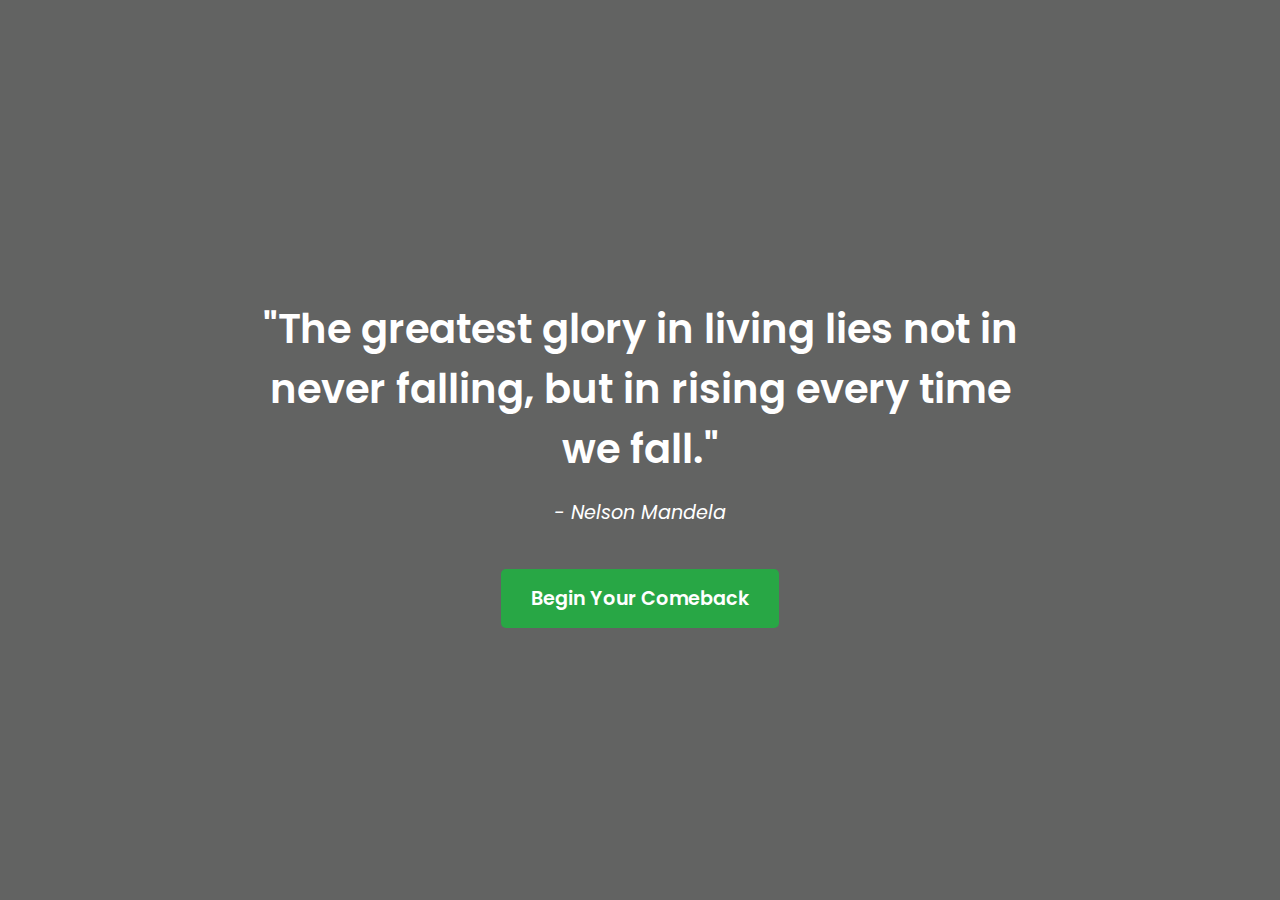
<file: index.html>
<!DOCTYPE html>
<html lang="en">
<head>
    <meta charset="UTF-8">
    <meta name="viewport" content="width=device-width, initial-scale=1.0">
    <title>Academic Comeback - A New Beginning</title>
    <link rel="stylesheet" href="css/style.css">
    <link href="https://fonts.googleapis.com/css2?family=Poppins:wght@300;400;600&display=swap" rel="stylesheet">
</head>
<body>
    <div class="hero-container">
        <div class="hero-overlay"></div>
        <div class="hero-content">
            <h1 class="quote">"The greatest glory in living lies not in never falling, but in rising every time we fall."</h1>
            <p class="author">- Nelson Mandela</p>
            <a href="login.html" class="cta-button">Begin Your Comeback</a>
        </div>
    </div>
</body>
</html>
</file>
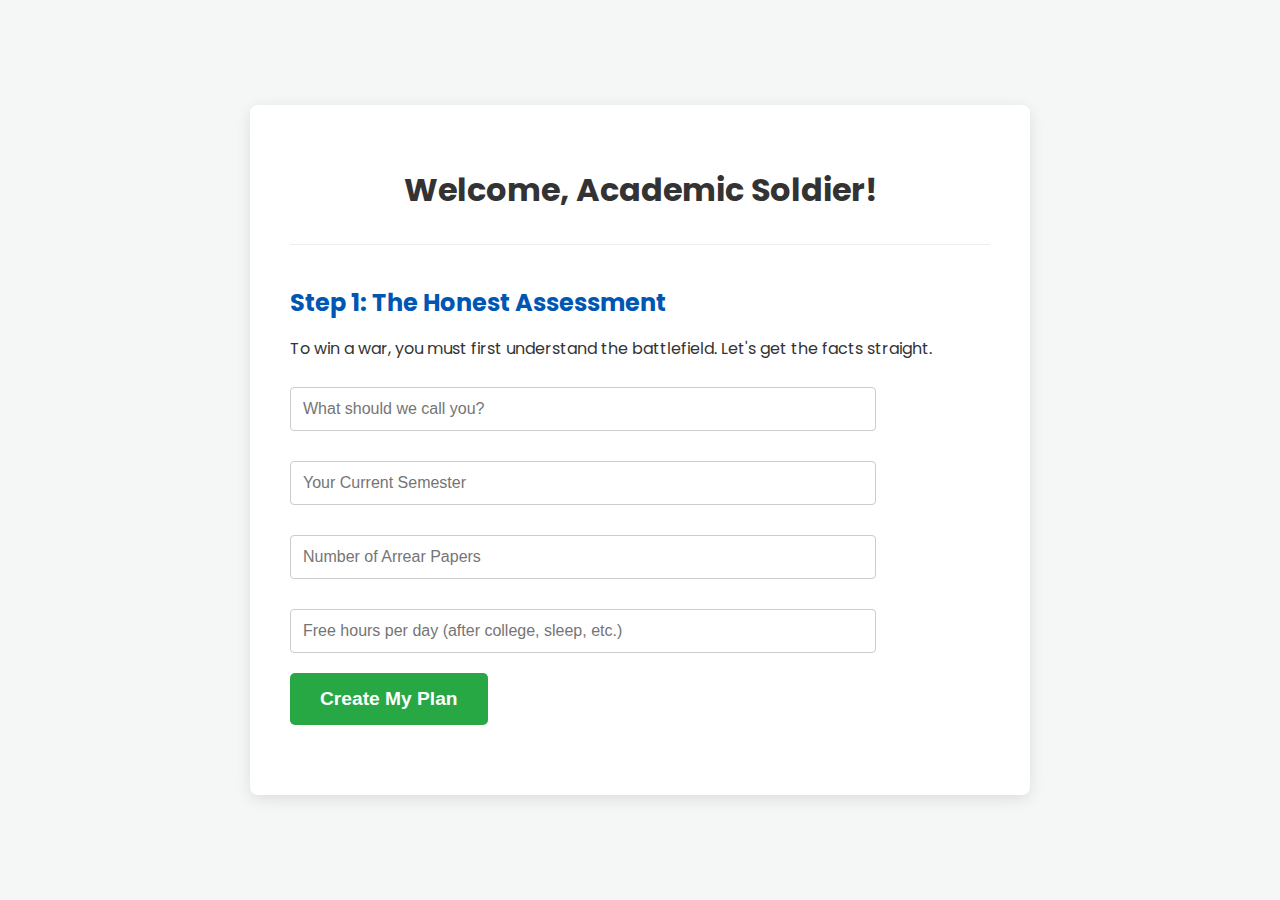
<file: dashboard.html>
<!DOCTYPE html>
<html lang="en">
<head>
    <meta charset="UTF-8">
    <meta name="viewport" content="width=device-width, initial-scale=1.0">
    <title>Your Comeback Dashboard</title>
    <link rel="stylesheet" href="css/style.css">
    <link href="https://fonts.googleapis.com/css2?family=Poppins:wght@300;400;600&display=swap" rel="stylesheet">
</head>
<body>
    <div class="dashboard-container">
        <h1 id="welcomeMessage">Welcome, Academic Soldier!</h1>

        <div id="step1" class="step">
            <h2>Step 1: The Honest Assessment</h2>
            <p>To win a war, you must first understand the battlefield. Let's get the facts straight.</p>
            <form id="infoForm">
                <input type="text" id="studentName" placeholder="What should we call you?" required>
                <input type="number" id="currentSem" placeholder="Your Current Semester" required min="1" max="8">
                <input type="number" id="arrearPapers" placeholder="Number of Arrear Papers" required min="1">
                <input type="number" id="freeHours" placeholder="Free hours per day (after college, sleep, etc.)" required min="1">
                <button type="submit" class="cta-button">Create My Plan</button>
            </form>
        </div>

        <div id="step2" class="step hidden">
            <h2>Step 2: Forge Your Battle Plan</h2>
            <div id="timetableResult"></div>
        </div>

        <div id="step3" class="step hidden">
            <h2>Step 3: Divide and Conquer</h2>
            <p>You don't climb a mountain in one leap. You take it one step at a time. We'll use the <strong>Pomodoro Technique</strong>.</p>
            <ul>
                <li>Study for 25 minutes (no phone, no distractions).</li>
                <li>Take a 5-minute break.</li>
                <li>After 4 sessions, take a longer 15-30 minute break.</li>
            </ul>
            <p>This builds intense focus and prevents burnout.</p>
        </div>

        <div id="step4" class="step hidden">
            <h2>Step 4: Find Your "Why"</h2>
            <p>Motivation fades. Purpose endures. Write down the deep reason you are doing this. This is your fuel.</p>
            <textarea id="motivationText" placeholder="I am doing this because..."></textarea>
        </div>
        
        <div id="step5" class="step hidden">
            <h2>Step 5: Build Your Alliance</h2>
            <p>No soldier wins a war alone. Find a trusted friend or classmate to be your accountability partner. Share your goal with them. Check in with each other daily or weekly.</p>
        </div>

        <div id="step6" class="step hidden">
            <h2>Step 6: Track Your Victories</h2>
            <p>Confidence is built on proof. Every chapter you finish, every concept you master is a win. Track it. Celebrate it. This is your comeback story, write it one victory at a time.</p>
            <h3>Congratulations, you have completed your plan. Now, the real work begins. You can do this.</h3>
        </div>
        
        <div class="step-nav">
            <button id="nextStepBtn" class="cta-button hidden">Next Step</button>
        </div>
    </div>
    <script src="js/dashboard.js"></script>
</body>
</html>
</file>
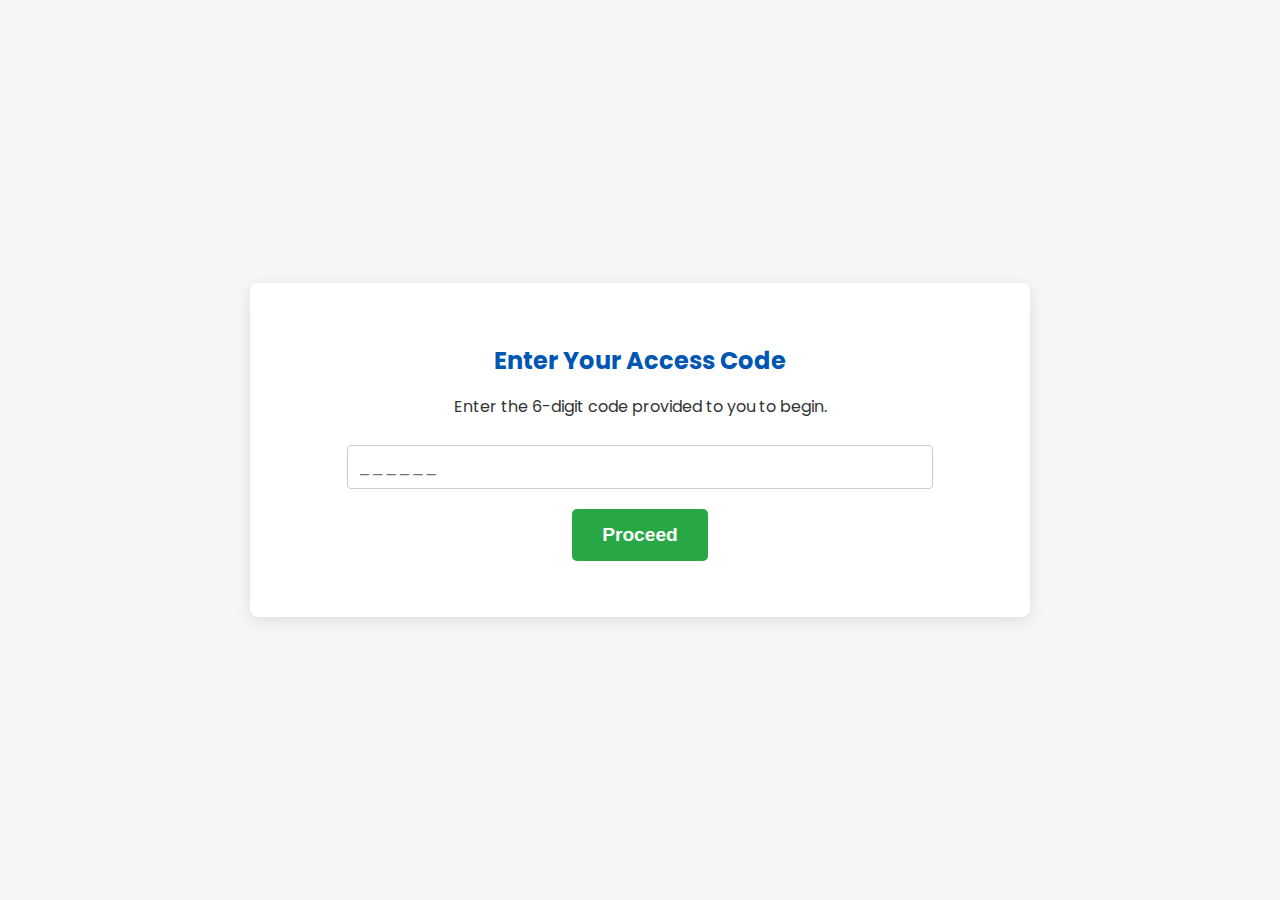
<file: login.html>
<!DOCTYPE html>
<html lang="en">
<head>
    <meta charset="UTF-8">
    <meta name="viewport" content="width=device-width, initial-scale=1.0">
    <title>Enter Your Code</title>
    <link rel="stylesheet" href="css/style.css">
    <link href="https://fonts.googleapis.com/css2?family=Poppins:wght@300;400;600&display=swap" rel="stylesheet">
</head>
<body>
    <div class="form-container">
        <h2>Enter Your Access Code</h2>
        <p>Enter the 6-digit code provided to you to begin.</p>
        <form id="loginForm">
            <input type="text" id="accessCode" maxlength="6" placeholder="_ _ _ _ _ _" required autocomplete="off">
            <button type="submit" class="cta-button">Proceed</button>
        </form>
        <p id="errorMessage" class="error-message"></p>
    </div>
    <script src="js/login.js"></script>
</body>
</html>
</file>
<file: css/style.css>
/* Basic Reset and Font */
body {
    font-family: 'Poppins', sans-serif;
    margin: 0;
    background-color: #f4f7f6;
    color: #333;
    display: flex;
    justify-content: center;
    align-items: center;
    min-height: 100vh;
}

/* --- Landing Page (index.html) --- */
.hero-container {
    position: relative;
    width: 100vw;
    height: 100vh;
    background: url('https://images.unsplash.com/photo-1524260855046-f743b7cd670b?q=80&w=2070') no-repeat center center/cover;
    display: flex;
    justify-content: center;
    align-items: center;
    text-align: center;
}

.hero-overlay {
    position: absolute;
    top: 0;
    left: 0;
    width: 100%;
    height: 100%;
    background-color: rgba(0, 0, 0, 0.6); /* Dark overlay for text readability */
}

.hero-content {
    position: relative;
    color: white;
    padding: 20px;
}

.quote {
    font-size: 2.5em;
    font-weight: 600;
    max-width: 800px;
    margin-bottom: 10px;
}

.author {
    font-size: 1.2em;
    font-style: italic;
    margin-bottom: 40px;
}

.cta-button {
    display: inline-block;
    padding: 15px 30px;
    background-color: #28a745; /* A hopeful green */
    color: white;
    text-decoration: none;
    border-radius: 5px;
    font-size: 1.2em;
    font-weight: 600;
    transition: background-color 0.3s ease;
    border: none;
    cursor: pointer;
}

.cta-button:hover {
    background-color: #218838;
}

/* --- Form & Dashboard Pages --- */
.form-container, .dashboard-container {
    background-color: white;
    padding: 40px;
    border-radius: 8px;
    box-shadow: 0 4px 15px rgba(0,0,0,0.1);
    max-width: 700px;
    width: 90%;
    text-align: center;
}

h2 {
    color: #0056b3; /* A strong, academic blue */
    margin-bottom: 10px;
}

p {
    line-height: 1.6;
}

input[type="text"], input[type="number"], textarea {
    width: 80%;
    padding: 12px;
    margin-top: 10px;
    margin-bottom: 20px;
    border: 1px solid #ccc;
    border-radius: 4px;
    font-size: 1em;
}

textarea {
    min-height: 100px;
    resize: vertical;
}

.error-message {
    color: red;
    margin-top: 10px;
    font-weight: bold;
}

.hidden {
    display: none;
}

.step {
    margin-top: 30px;
    text-align: left;
    border-top: 1px solid #eee;
    padding-top: 20px;
}

.step-nav {
    margin-top: 30px;
    text-align: center;
}

pre {
    background-color: #e9ecef;
    padding: 15px;
    border-radius: 5px;
    white-space: pre-wrap; /* Allows text to wrap */
    text-align: left;
}
</file>
